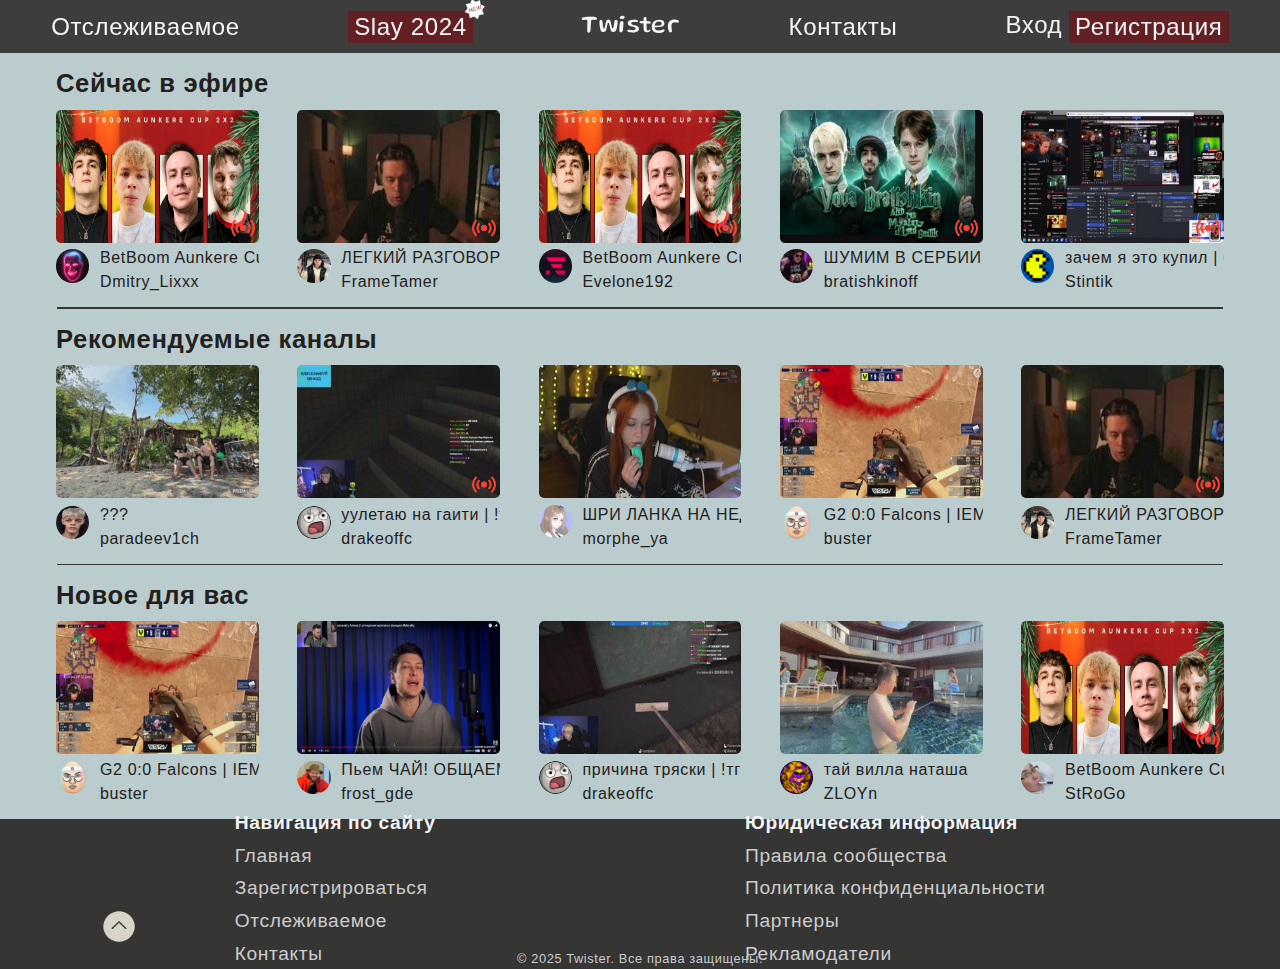
<file: index.html>
<html lang="ru">
<head>
    <meta charset="UTF-8">
    <meta name="viewport" content="width=device-width, initial-scale=1">
    <link rel="icon" href="images/logo.png" type="image/png">
    <link rel="stylesheet" href="css/main.css">
    <title>Twister</title>
</head>
<body>
    <div class="header">
        <div class="inner">
            <div class="element">
                <a href="tracked.html" class="header_element">Отслеживаемое</a>
            </div>
            <a href="slay.html" class="element">
                <div class="slay header_element">
                    <div class="slay_text">Slay 2024</div>
                    <div class="star">  
                        <img src="images/main/slay_new.png" alt="new">
                    </div>
                </div>
            </a>
            <div class="element">
                <a href="index.html" class="name">Twister</a>
            </div>
            <div class="element">
                <a href="contacts.html">Контакты</a>
            </div>
            <div class="element">
                <div class="login_reg">
                    <a href="login.html?login=true" class="login">Вход</a>
                    <a href="login.html?login=false" class="registration">Регистрация</a>
                </div>
            </div>
        </div>
    </div>
    <div class="section">
        <h2 class="section_title">Сейчас в эфире</h2>
        <div class="section_elements">
            <div class="stream_element">
                <img src="images/main/betboom.jpg" alt="Stream">
                <div class="bottom_stream">
                    <img src="images/main/lixxx.png" alt="prof">
                    <div class="live">
                        <img src="images/live.png" alt="">
                    </div>
                    <div class="stream_description">
                        <p>BetBoom Aunkere Cup 2x2</p>
                        <a href="https://www.twitch.tv/dmitry_lixxx">Dmitry_Lixxx</a>
                    </div>
                </div>
            </div>
            <div class="stream_element">
                <img src="images/main/tamer.jpg" alt="Stream">
                <div class="bottom_stream">
                    <img src="images/main/timer_ava.jpg" alt="prof">
                    <div class="live">
                        <img src="images/live.png" alt="">
                    </div>
                    <div class="stream_description">
                        <p>ЛЕГКИЙ РАЗГОВОРНЫЙ О ЖИЗНИ И ПРОБЛЕМАХ</p>
                        <a href="https://www.twitch.tv/frametamer666">FrameTamer</a>
                    </div>
                </div>
            </div>
            <div class="stream_element">
                <img src="images/main/betboom.jpg" alt="Stream">
                <div class="bottom_stream">
                    <img src="images/main/192.png" alt="prof">
                    <div class="live">
                        <img src="images/live.png" alt="">
                    </div>
                    <div class="stream_description">
                        <p>BetBoom Aunkere Cup 2x2</p>
                        <a href="https://www.twitch.tv/evelone192">Evelone192</a>
                    </div>
                </div>
            </div>
            <div class="stream_element">
                <img src="images/main/shief_stream.jpeg" alt="Stream">
                <div class="bottom_stream">
                    <img src="images/main/shief.png" alt="prof">
                    <div class="live">
                        <img src="images/live.png" alt="">
                    </div>
                    <div class="stream_description">
                        <p>ШУМИМ В СЕРБИИ</p>
                        <a href="https://www.twitch.tv/bratishkinoff">bratishkinoff</a>
                    </div>
                </div>
            </div>
            <div class="stream_element">
                <img src="images/main/stint_stream.jpg" alt="Stream">
                <div class="bottom_stream">
                    <img src="images/main/stint.png" alt="prof">
                    <div class="live">
                        <img src="images/live.png" alt="">
                    </div>
                    <div class="stream_description">
                        <p>зачем я это купил | бронь билетов</p>
                        <a href="https://www.twitch.tv/stintik">Stintik</a>
                    </div>
                </div>
            </div>
        </div>
    </div>
    <div class="line"></div>
    <div class="section">
        <h2 class="section_title">Рекомендуемые каналы</h2>
        <div class="section_elements">
            <div class="stream_element">
                <img src="images/main/paradeev_stream.jpg" alt="Stream">
                <div class="bottom_stream">
                    <img src="images/main/paradeev.png" alt="prof">
                    <div class="stream_description">
                        <p>???</p>
                        <a href="https://www.twitch.tv/paradeev1ch">paradeev1ch</a>
                    </div>
                </div>
            </div>
            <div class="stream_element">
                <img src="images/main/dreak_stream.jpg" alt="Stream">
                <div class="bottom_stream">
                    <img src="images/main/drake.png" alt="prof">
                    <div class="live">
                        <img src="images/live.png" alt="">
                    </div>  
                    <div class="stream_description">
                        <p>уулетаю на гаити | !тг</p>
                        <a href="https://www.twitch.tv/drakeoffc">drakeoffc</a>
                    </div>
                </div>
            </div>
            <div class="stream_element">
                <img src="images/main/morphine_stream.jpg" alt="Stream">
                <div class="bottom_stream">
                    <img src="images/main/morphine.png" alt="prof">
                    <div class="stream_description">
                        <p>ШРИ ЛАНКА НА НЕДЕЛЮ ЗАКОНЧИЛАСЬ БРАТЬЯ, ВОЗВРАЩАЮСЬ В СТРИМЫ 🌴 WW ВЕДЬМАК ВИДИКИ КАЕС WW</p>
                        <a href="https://www.twitch.tv/morphe_ya">morphe_ya</a>
                    </div>
                </div>
            </div>
            <div class="stream_element">
                <img src="images/main/buster_stream.jpg" alt="Stream">
                <div class="bottom_stream">
                    <img src="images/main/buster.png" alt="prof">
                    <div class="stream_description">
                        <p>G2 0:0 Falcons | IEM Katowice 2025 | БЕЗ ЗАДЕРЖКИ | РОЗЫГРЫШ В !tg</p>
                        <a href="https://www.twitch.tv/buster">buster</a>
                    </div>
                </div>
            </div>
            <div class="stream_element">
                <img src="images/main/tamer.jpg" alt="Stream">
                <div class="bottom_stream">
                    <img src="images/main/timer_ava.jpg" alt="prof">
                    <div class="live">
                        <img src="images/live.png" alt="">
                    </div>
                    <div class="stream_description">
                        <p>ЛЕГКИЙ РАЗГОВОРНЫЙ О ЖИЗНИ И ПРОБЛЕМАХ</p>
                        <a href="https://www.twitch.tv/frametamer666">FrameTamer</a>
                    </div>
                </div>
            </div>
        </div>
    </div>
    <div class="line"></div>
    <div class="section">
        <h2 class="section_title">Новое для вас</h2>
        <div class="section_elements">
            <div class="stream_element">
                <img src="images/main/buster_stream.jpg" alt="Stream">
                <div class="bottom_stream">
                    <img src="images/main/buster.png" alt="prof">
                    <div class="stream_description">
                        <p>G2 0:0 Falcons | IEM Katowice 2025 | БЕЗ ЗАДЕРЖКИ | РОЗЫГРЫШ В !tg</p>
                        <a href="https://www.twitch.tv/buster">buster</a>
                    </div>
                </div>
            </div>
            <div class="stream_element">
                <img src="images/main/frost_stream.jpg" alt="Stream">
                <div class="bottom_stream">
                    <img src="images/main/frost.png" alt="prof">
                    <div class="stream_description">
                        <p>Пьем ЧАЙ! ОБЩАЕМСЯ/ Смотрим ютубчик/ ждем выхода poppy playtime chapter 4</p>
                        <a href="https://www.twitch.tv/frost_gde">frost_gde</a>
                    </div>
                </div>
            </div>
            <div class="stream_element">
                <img src="images/main/dreak_stream2.jpg" alt="Stream">
                <div class="bottom_stream">
                    <img src="images/main/drake.png" alt="prof">
                    <div class="stream_description">
                        <p>причина тряски | !тг</p>
                        <a href="https://www.twitch.tv/drakeoffc">drakeoffc</a>
                    </div>
                </div>
            </div>
            <div class="stream_element">
                <img src="images/main/z_stream.jpg" alt="Stream">
                <div class="bottom_stream">
                    <img src="images/main/z.png" alt="prof">
                    <div class="stream_description">
                        <p>тай вилла наташа</p>
                        <a href="https://www.twitch.tv/zloyn">ZLOYn</a>
                    </div>
                </div>
            </div>
            <div class="stream_element">
                <img src="images/main/betboom.jpg" alt="Stream">
                <div class="bottom_stream">
                    <img src="images/main/strogo.png" alt="prof">
                    <div class="live">
                        <img src="images/live.png" alt="">
                    </div>
                    <div class="stream_description">
                        <p>BetBoom Aunkere Cup 2x2</p>
                        <a href="https://www.twitch.tv/strogo">StRoGo</a>
                    </div>
                </div>
            </div>
        </div>
    </div>
    <div class="footer">
        <div class="footer_wrap">
            <div class="footer_element">
                <h2>Навигация по сайту</h2>
                <a href="index.html">Главная</a>
                <a href="login.html?login=false">Зарегистрироваться</a>
                <a href="tracked.html">Отслеживаемое</a>
                <a href="contacts.html">Контакты</a>
            </div>
            <div class="footer_element">
                <h2>Юридическая информация</h2>
                <a href="https://www.twitch.tv/p/legal/community-guidelines">Правила сообщества</a>
                <a href="https://www.twitch.tv/p/legal/privacy-policy">Политика конфиденциальности</a>
                <a href="https://www.twitch.tv/p/partners">Партнеры</a>
                <a href="https://twitchadvertising.tv/">Рекламодатели</a>
            </div>
        </div>
        <div class="law">
            <p>© 2025 Twister. Все права защищены.</p>
        </div>
        <img class="top" src="images/main/toTop.png" alt="toTop">
    </div>
</body>
<script src="js/toTop.js"></script>
<script src="js/nameOnIndex.js"></script>
</html>
</file>
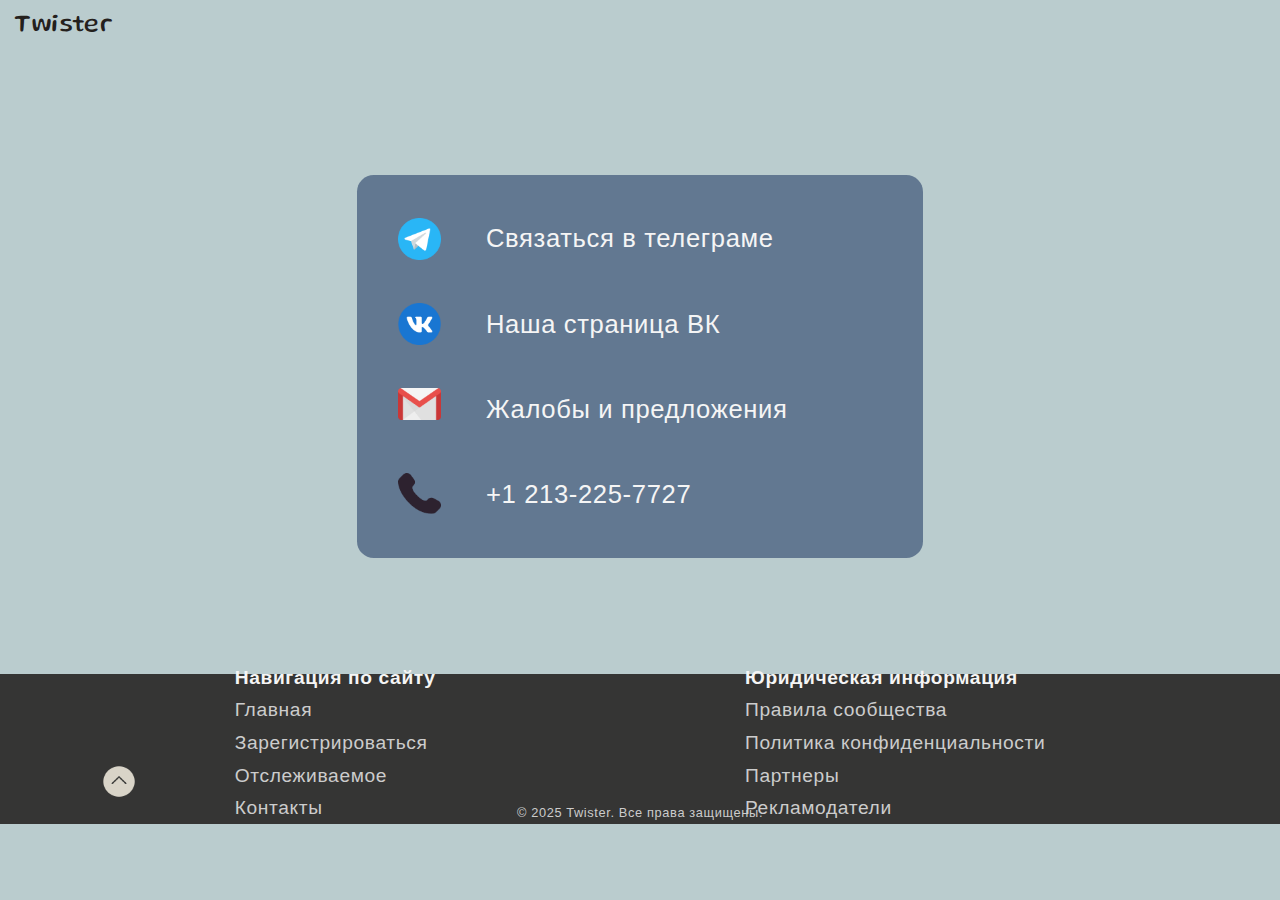
<file: contacts.html>
<!DOCTYPE html>
<html lang="ru">
<head>
    <meta charset="UTF-8">
    <meta name="viewport" content="width=device-width, initial-scale=1.0">
    <link rel="icon" href="images/logo.png" type="image/png">
    <link rel="stylesheet" href="css/contacts.css">
    <title>Twister | Contacts</title>
</head>
<body>
    <div class="header">
        <a href="index.html" class="headliner">Twister</a>
    </div>
    <div class="main">
        <div class="section">
            <a href="https://t.me/Bubuldus" class="img_wrap" target="_blank">
                <img src="images/contacts/tg.png" alt="">
            </a>
            <a href="https://t.me/Bubuldus" target="_blank">Связаться в телеграме</a>
        </div>
        <div class="section">
            <a href="https://vk.com/cometascooter" class="img_wrap" target="_blank">
                <img src="images/contacts/vk.png" alt="">
            </a>
            <a href="https://vk.com/cometascooter" target="_blank">Наша страница ВК</a>
        </div>
        <div class="section">
            <a href="mailto:focksikan@gmail.com" class="img_wrap" target="_blank">
                <img src="images/contacts/gmail.png" alt="">
            </a>
            <a href="mailto:focksikan@gmail.com" target="_blank">Жалобы и предложения</a>
        </div>
        <div class="section">
            <a href="tel:+12132257727" class="img_wrap" target="_blank">
                <img src="images/contacts/phone.png" alt="">
            </a>
            <a href="tel:+12132257727" target="_blank">+1 213-225-7727</a>
        </div>
    </div>
    <div class="footer" style="margin-top: 9vw">
        <div class="footer_wrap">
            <div class="footer_element">
                <h2>Навигация по сайту</h2>
                <a href="index.html">Главная</a>
                <a href="login.html?login=false">Зарегистрироваться</a>
                <a href="tracked.html">Отслеживаемое</a>
                <a href="contacts.html">Контакты</a>
            </div>
            <div class="footer_element">
                <h2>Юридическая информация</h2>
                <a href="https://www.twitch.tv/p/legal/community-guidelines">Правила сообщества</a>
                <a href="https://www.twitch.tv/p/legal/privacy-policy">Политика конфиденциальности</a>
                <a href="https://www.twitch.tv/p/partners">Партнеры</a>
                <a href="https://twitchadvertising.tv/">Рекламодатели</a>
            </div>
        </div>
        <div class="law">
            <p>© 2025 Twister. Все права защищены.</p>
        </div>
        <img class="top" src="images/main/toTop.png" alt="toTop">
    </div>
</body>
<script src="js/toTop.js"></script>
</html>
</file>
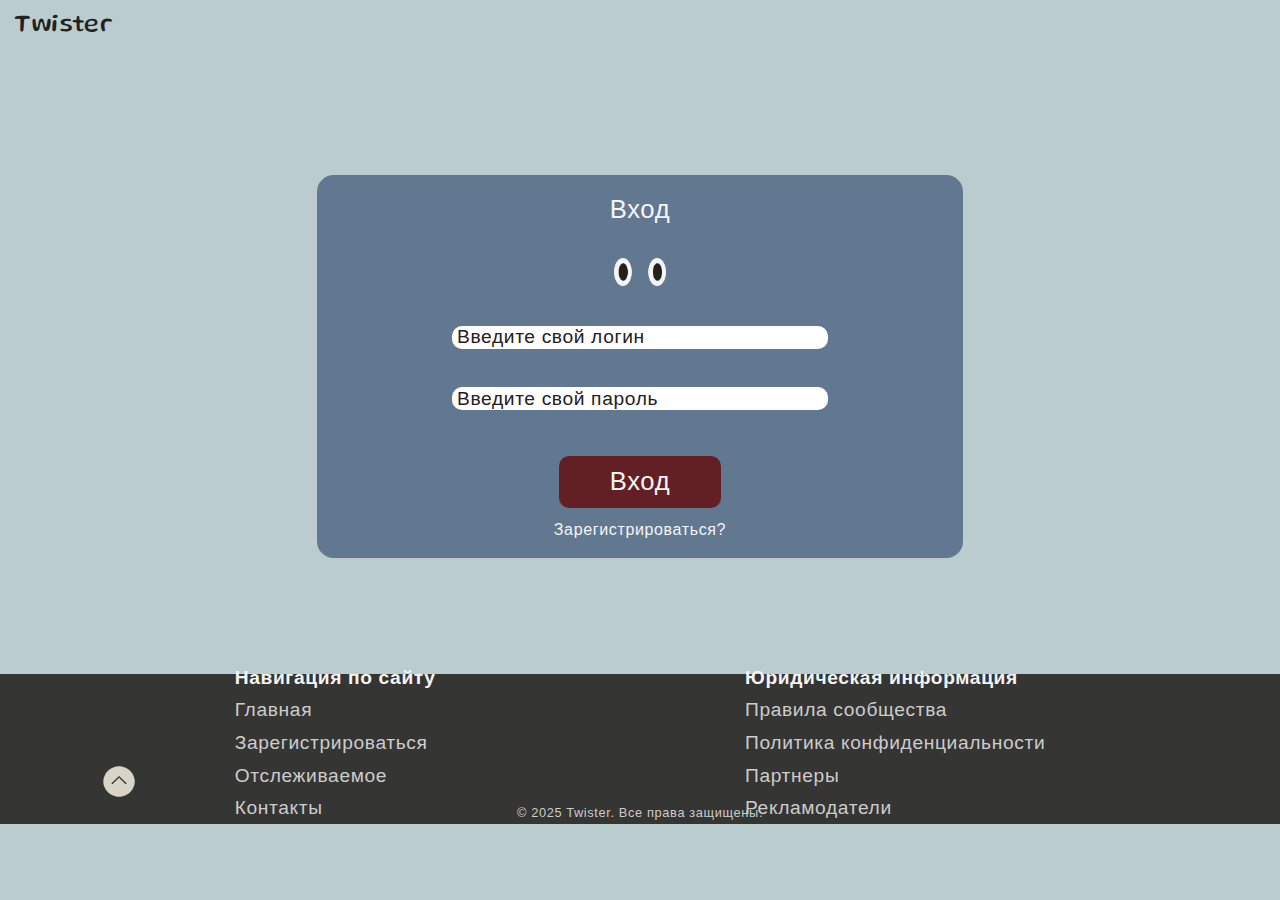
<file: login.html>
<!DOCTYPE html>
<html lang="ru">
<head>
    <meta charset="UTF-8">
    <meta name="viewport" content="width=device-width, initial-scale=1.0">
    <link rel="icon" href="images/logo.png" type="image/png">
    <link rel="stylesheet" href="css/login.css">
    <title>Twister | Sign in</title>
</head>
<body>
    <div class="header">
        <a href="index.html" class="headliner">Twister</a>
    </div>
    <div class="login_reg">
        <p class="name">Вход</p>
        <div class="eyes">
            <img src="images/login/eyes_open.png" alt="" id="photo">
        </div>
        <div class="formLogin chang">
            <label>
                <input type="text" placeholder="Введите свой логин" class="log login" id="login_login" onmouseleave="stock()">
            </label>
            <label>
                <input type="password" placeholder="Введите свой пароль" class="log password" id="password_login">
            </label>
            <button class="confirmLogin" onClick="checkData()">Вход</button>
            <div class="logoreg" onClick="changan(1)">Зарегистрироваться?</div>
        </div>
        <div class="passLogin chang disable">
            <label>
                <input type="text" placeholder="Придумайте свой логин" class="log login" id="login_registr" onmouseleave="stock()">
            </label>
            <label>
                <input type="password" placeholder="Придумайте свой пароль" class="log password" id="password_registr">
            </label>
            <button class="confirmRegistr" onClick="saveData()">Регистрация</button>
            <div class="logoreg" onClick="changan(2)">Войти?</div>
        </div>
    </div>
    <div class="footer" style="margin-top: 9vw">
        <div class="footer_wrap">
            <div class="footer_element">
                <h2>Навигация по сайту</h2>
                <a href="index.html">Главная</a>
                <a href="login.html?login=false">Зарегистрироваться</a>
                <a href="tracked.html">Отслеживаемое</a>
                <a href="contacts.html">Контакты</a>
            </div>
            <div class="footer_element">
                <h2>Юридическая информация</h2>
                <a href="https://www.twitch.tv/p/legal/community-guidelines">Правила сообщества</a>
                <a href="https://www.twitch.tv/p/legal/privacy-policy">Политика конфиденциальности</a>
                <a href="https://www.twitch.tv/p/partners">Партнеры</a>
                <a href="https://twitchadvertising.tv/">Рекламодатели</a>
            </div>
        </div>
        <div class="law">
            <p>© 2025 Twister. Все права защищены.</p>
        </div>
        <img class="top" src="images/main/toTop.png" alt="toTop">
    </div>
</body>
<script src="js/eyesLogin.js"></script>
<script src="js/login.js"></script>
<script src="js/eyesReg.js"></script>
<script src="js/changeOn.js"></script>
<script src="js/toTop.js"></script>
</html>
</file>
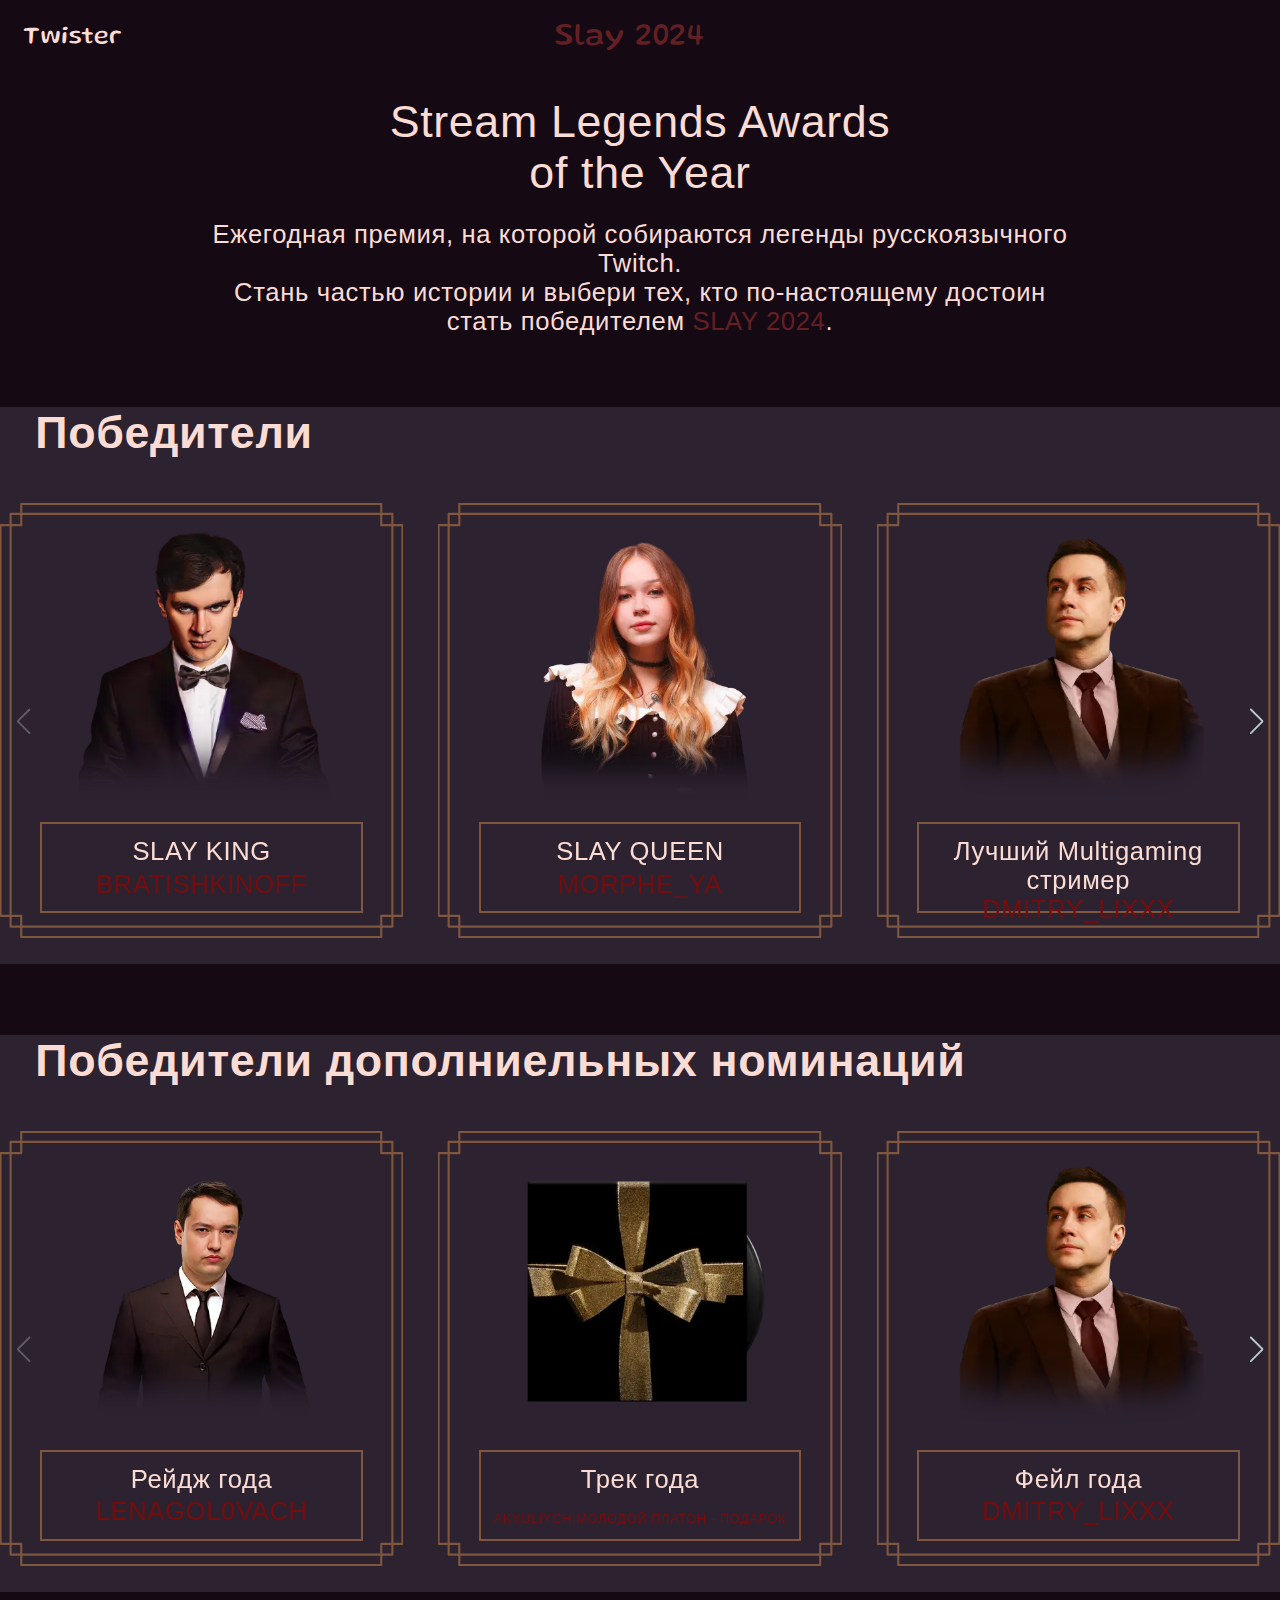
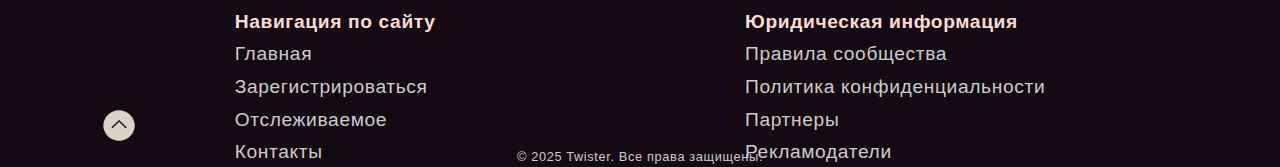
<file: slay.html>
<!DOCTYPE html>
<html lang="ru">
<head>
    <meta charset="UTF-8">
    <meta name="viewport" content="width=device-width, initial-scale=1.0">
    <link rel="icon" href="images/logo.png" type="image/png">
    <link rel="stylesheet" href="css/slay.css">
    <link rel="stylesheet" href="https://unpkg.com/swiper@8/swiper-bundle.min.css"/>
    <title>Twister | Slay 2024</title>
</head>
<body>
    <div class="header">
        <a href="index.html">Twister</a>
        <p>Slay 2024</p>
    </div>
    <div class="center">
        <p>Stream Legends Awards of the Year</p>
    </div>
    <div class="desc">
        <p>Ежегодная премия, на которой собираются легенды русскоязычного Twitch.
            <br>
            Стань частью истории и выбери тех, кто по-настоящему достоин стать победителем <span style="color: #632024">SLAY 2024</span>.
        </p>
    </div>
    <div class="section">
        <h2 class="section_title">Победители</h2>
        <div class="swiper_container">
            <div class="swiper">
                <div class="swiper-wrapper">
                    <div class="swiper-slide">
                        <img src="images/slay/new-bratishkin.webp" alt="">
                        <div class="swiper-desc">
                            <p>SLAY KING</p>
                            <a href="https://www.twitch.tv/bratishkinoff">bratishkinoff</a>
                        </div>
                    </div>
                    <div class="swiper-slide">
                        <img src="images/slay/new-morphe.webp" alt="">
                        <div class="swiper-desc">
                            <p>SLAY QUEEN</p>
                            <a href="https://www.twitch.tv/morphe_ya">morphe_ya</a>
                        </div>
                    </div>
                    <div class="swiper-slide">
                        <img src="images/slay/new-lix.webp" alt="">
                        <div class="swiper-desc">
                            <p>Лучший Multigaming
                                стример</p>
                            <a href="https://www.twitch.tv/dmitry_lixxx">Dmitry_Lixxx</a>
                        </div>
                    </div>
                    <div class="swiper-slide">
                        <img src="images/slay/new-rostik.webp" alt="">
                        <div class="swiper-desc">
                            <p>Лучший Dota 2
                                стример</p>
                            <a href="https://www.twitch.tv/rostislav_999">rostislav_999</a>
                        </div>
                    </div>
                    <div class="swiper-slide">
                        <img src="images/slay/new-strogo.webp" alt="">
                        <div class="swiper-desc">
                            <p>Лучший Counter-Strike
                                стример</p>
                            <a href="https://www.twitch.tv/StRoGo">strogo</a>
                        </div>
                    </div>
                    <div class="swiper-slide">
                        <img src="images/slay/new-bratishkin.webp" alt="">
                        <div class="swiper-desc">
                            <p>Лучший Just Chatting стример</p>
                            <a href="https://www.twitch.tv/bratishkinoff">bratishkinoff</a>
                        </div>
                    </div>
                    <div class="swiper-slide">
                        <img src="images/slay/new-ttwo.webp" alt="">
                        <div class="swiper-desc">
                            <p>Прорыв года</p>
                            <a href="https://www.twitch.tv/t2x2">t2x2</a>
                        </div>
                    </div>
                    <div class="swiper-slide">
                        <img src="images/slay/new-pyaterka.webp" alt="">
                        <div class="swiper-desc">
                            <p>Человек-мем года</p>
                            <a href="https://www.twitch.tv/5opka">5opka</a>
                        </div>
                    </div>
                    <div class="swiper-slide">
                        <img src="images/slay/new-monesy.webp" alt="">
                        <div class="swiper-desc">
                            <p>Киберспортивный
                                стример года</p>
                            <a href="https://www.twitch.tv/m0nesyof">m0NESYof</a>
                        </div>
                    </div>
                    <div class="swiper-slide">
                        <img src="images/slay/new-media-poker.webp" alt="">
                        <div class="swiper-desc">
                            <p>Проект года</p>
                            <a href="https://www.youtube.com/watch?v=qHtSIvKzOTE">Winline media poker</a>
                        </div>
                    </div>
                </div>
                <div class="swiper-button-prev"></div>
                <div class="swiper-button-next"></div>
            </div>
        </div>
    </div>
    <div class="section">
        <h2 class="section_title">Победители дополниельных номинаций</h2>
        <div class="swiper_container">
            <div class="swiper">
                <div class="swiper-wrapper">
                    <div class="swiper-slide">
                        <img src="images/slay/new-golovach.webp" alt="">
                        <div class="swiper-desc">
                            <p>Рейдж года</p>
                            <a href="https://www.twitch.tv/lenagol0vach">lenagol0vach</a>
                        </div>
                    </div>
                    <div class="swiper-slide">
                        <img src="images/slay/new-podarok.webp" alt="">
                        <div class="swiper-desc">
                            <p>Трек года</p>
                            <a href="https://www.twitch.tv/lenagol0vach" class="smaller-text">akyuliych,Молодой Платон - Подарок</a>
                        </div>
                    </div>
                    <div class="swiper-slide">
                        <img src="images/slay/new-lix.webp" alt="">
                        <div class="swiper-desc">
                            <p>Фейл года</p>
                            <a href="https://www.twitch.tv/dmitry_lixxx">dmitry_lixxx</a>
                        </div>
                    </div>
                    <div class="swiper-slide">
                        <img src="images/slay/new-ravshan.webp" alt="">
                        <div class="swiper-desc">
                            <p>Коллаборация года</p>
                            <a href="https://www.twitch.tv/lenagol0vach" class="smaller-text">RavshanN×bruletova × Lyna_com2000</a>
                        </div>
                    </div>
                    <div class="swiper-slide">
                        <img src="images/slay/new-shadowkek.webp" alt="">
                        <div class="swiper-desc">
                            <p>Пара года</p>
                            <a href="https://www.twitch.tv/shadowkekw">shadowkekw</a>
                            <a href="https://www.twitch.tv/by_owl">by_owl</a>
                        </div>
                    </div>
                    <div class="swiper-slide">
                        <img src="images/slay/new-staya.webp" alt="">
                        <div class="swiper-desc">
                            <p>Рейдж года</p>
                            <a href="https://www.twitch.tv/team/staya">staya</a>
                        </div>
                    </div>
                </div>
                <div class="swiper-button-prev"></div>
                <div class="swiper-button-next"></div>
            </div>
        </div>
    </div>
    <div class="footer" id="margin">
        <div class="footer_wrap">
            <div class="footer_element">
                <h2>Навигация по сайту</h2>
                <a href="index.html">Главная</a>
                <a href="login.html?login=false">Зарегистрироваться</a>
                <a href="tracked.html">Отслеживаемое</a>
                <a href="contacts.html">Контакты</a>
            </div>
            <div class="footer_element">
                <h2>Юридическая информация</h2>
                <a href="https://www.twitch.tv/p/legal/community-guidelines">Правила сообщества</a>
                <a href="https://www.twitch.tv/p/legal/privacy-policy">Политика конфиденциальности</a>
                <a href="https://www.twitch.tv/p/partners">Партнеры</a>
                <a href="https://twitchadvertising.tv/">Рекламодатели</a>
            </div>
        </div>
        <div class="law">
            <p>© 2025 Twister. Все права защищены.</p>
        </div>
        <img class="top" src="images/main/toTop.png" alt="toTop">
    </div>
</body>
<script src="js/toTop.js"></script>
<script src="https://unpkg.com/swiper@8/swiper-bundle.min.js"></script>
<script>
    const swiper = new Swiper('.swiper', {
        direction: 'horizontal',
        slidesPerView: 4,
        spaceBetween: 50,
        grabCursor: true,
        navigation: {
            nextEl: '.swiper-button-next',
            prevEl: '.swiper-button-prev'
        },
        breakpoints: {
            370: {
                slidesPerView: 1,
            },
            500: {
              slidesPerView: 2,
              spaceBetween: 25
            },
            900: {
                slidesPerView: 3,
                spaceBetween: 35
            },
            1500: {
                slidesPerView: 4,
                spaceBetween: 50
            }
        }
    });
</script>
</html>
</file>
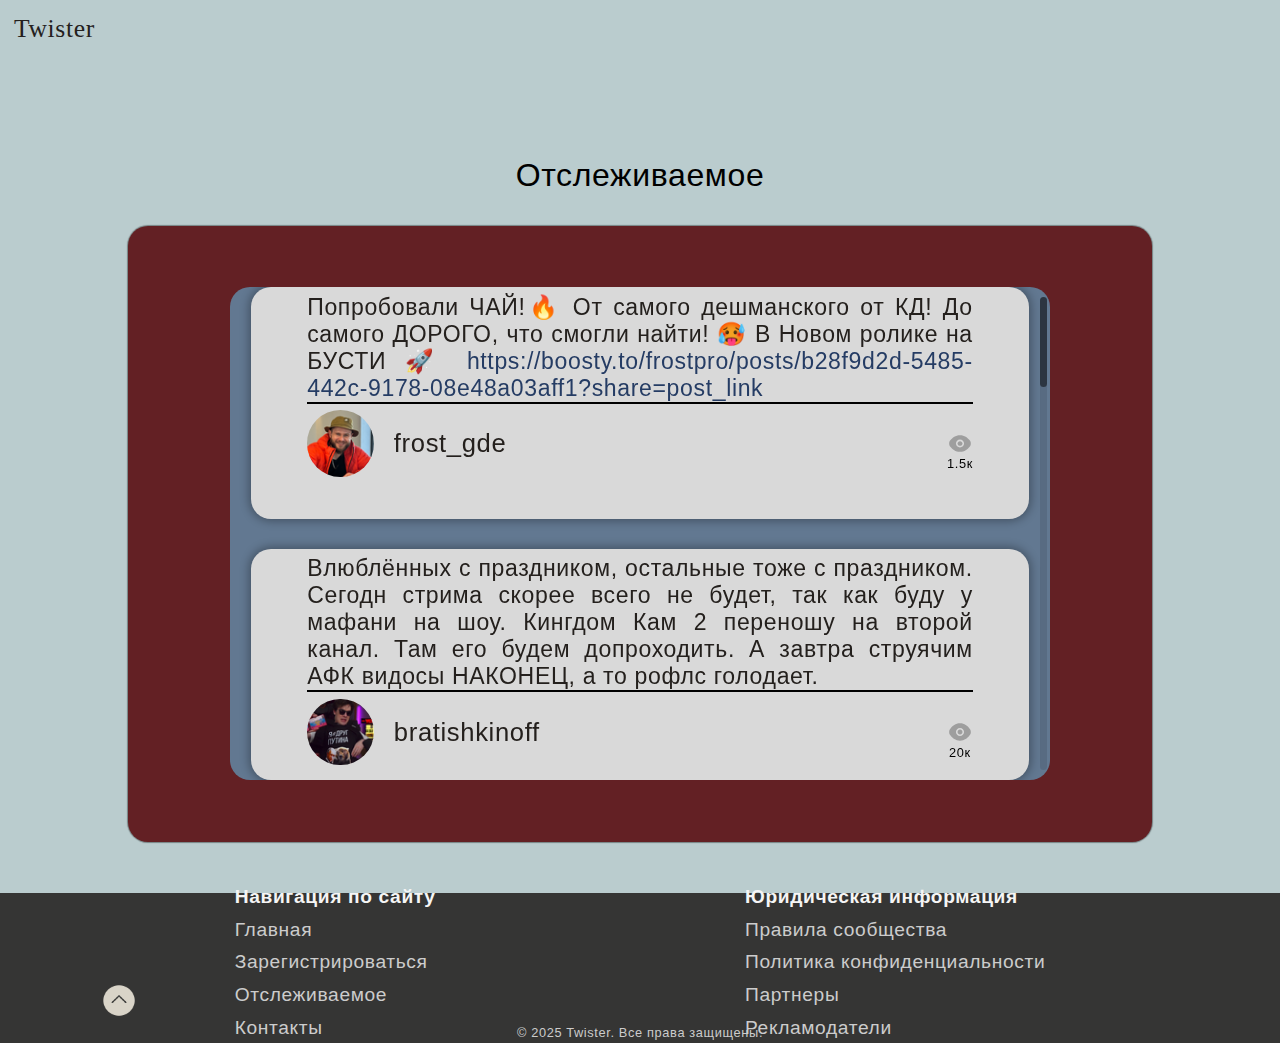
<file: tracked.html>
<!DOCTYPE html>
<html lang="ru">
<head>
    <meta charset="UTF-8">
    <meta name="viewport" content="width=device-width, initial-scale=1.0">
    <link rel="icon" href="images/logo.png" type="image/png">
    <link rel="stylesheet" href="css/tracked.css">
    <link rel="stylesheet" href="https://unpkg.com/swiper@8/swiper-bundle.min.css"/>
    <title>Twister | отслеживаемое</title>
</head>
<body>
    <div class="header">
        <a href="index.html">Twister</a>
    </div>
    <p class="center">Отслеживаемое</p>
    <div class="main">
        <div class="swiper_container">
            <div class="swiper">
                <div class="swiper-wrapper">
                    <div class="swiper-slide">
                        <div class="desc">
                            <p>Попробовали ЧАЙ!🔥 От самого дешманского от КД! До самого ДОРОГО, что смогли найти! 🥵
                                В Новом ролике на БУСТИ 🚀
                                <a href="https://boosty.to/frostpro/posts/b28f9d2d-5485-442c-9178-08e48a03aff1?share=post_link">https://boosty.to/frostpro/posts/b28f9d2d-5485-442c-9178-08e48a03aff1?share=post_link</a></p>
                        </div>
                        <div class="bottom">
                            <a href="https://www.twitch.tv/frost_gde" class="channel">
                                <div class="img_wrap">
                                    <img src="images/main/frost.png" alt="">
                                </div>
                                <p class="channel_name">frost_gde</p>
                            </a>
                            <div class="view">
                                <img src="images/eye-svgrepo-com.svg" alt="">
                                <p>1.5к</p>
                            </div>
                        </div>
                    </div>
                    <div class="swiper-slide">
                        <div class="desc">
                            <p>Влюблённых с праздником, остальные тоже с праздником.
                                Сегодн стрима скорее всего не будет, так как буду у мафани на шоу.
                                Кингдом Кам 2 переношу на второй канал. Там его будем допроходить. А завтра струячим АФК видосы НАКОНЕЦ, а то рофлс голодает.</p>
                        </div>
                        <div class="bottom">
                            <a href="https://www.twitch.tv/bratishkinoff" class="channel">
                                <div class="img_wrap">
                                    <img src="images/main/shief.png" alt="">
                                </div>
                                <p class="channel_name">bratishkinoff</p>
                            </a>
                            <div class="view">
                                <img src="images/eye-svgrepo-com.svg" alt="">
                                <p>20к</p>
                            </div>
                        </div>
                    </div>
                    <div class="swiper-slide">
                        <div class="desc">
                            <p>Приехал к Кире домой и оказалось ее отец недавно начал смотреть мои стримы переодически, говорит ему очень понравилось, как я отвечал на вопросы аудитории подробно и вот недавно был на аукционе, где выиграли Смешарики!</p>
                        </div>
                        <div class="bottom">
                            <a href="https://www.twitch.tv/frametamer666" class="channel">
                                <div class="img_wrap">
                                    <img src="images/main/timer_ava.jpg" alt="">
                                </div>
                                <p class="channel_name">FrameTamer</p>
                            </a>
                            <div class="view">
                                <img src="images/eye-svgrepo-com.svg" alt="">
                                <p>6.1к</p>
                            </div>
                        </div>
                    </div>
                    <div class="swiper-slide">
                        <div class="desc">
                            <p>То чего многие так ждали и так много просили…
                                <br>
                                Мы сделали это😏
                                <br>
                                Приехали к Билли… а вот нашли мы его или нет, узнаете совсем скоро на ютуб канале
                            </p>
                        </div>
                        <div class="bottom">
                            <a href="https://www.twitch.tv/paradeev1ch" class="channel">
                                <div class="img_wrap">
                                    <img src="images/main/paradeev.png" alt="">
                                </div>
                                <p class="channel_name">paradeev1ch</p>
                            </a>
                            <div class="view">
                                <img src="images/eye-svgrepo-com.svg" alt="">
                                <p>18.4к</p>
                            </div>
                        </div>
                    </div>
                    <div class="swiper-slide">
                        <div class="desc">
                            <p>Поток попозже чуток, я тут пока мотаюсь по делам и домой не успеваю!!! В 19-00 будет по мск, сегодня кстати игра страшилка
                                👌</p>
                        </div>
                        <div class="bottom">
                            <a href="https://www.twitch.tv/t2x2" class="channel">
                                <div class="img_wrap">
                                    <img src="images/main/t2xt.png" alt="">
                                </div>
                                <p class="channel_name">T2X2</p>
                            </a>
                            <div class="view">
                                <img src="images/eye-svgrepo-com.svg" alt="">
                                <p>11.6к</p>
                            </div>
                        </div>
                    </div>
                    <div class="swiper-slide">
                        <div class="desc">
                            <p>стрим сегодня в 17:00, будем играть в джекбокс, где знакомятся монстры и бутылочку 😉</p>
                        </div>
                        <div class="bottom">
                            <a href="https://www.twitch.tv/drakeoffc" class="channel">
                                <div class="img_wrap">
                                    <img src="images/main/drake.png" alt="">
                                </div>
                                <p class="channel_name">drakeoffc</p>
                            </a>
                            <div class="view">
                                <img src="images/eye-svgrepo-com.svg" alt="">
                                <p>14.9к</p>
                            </div>
                        </div>
                    </div>
                    <div class="swiper-slide">
                        <div class="desc">
                            <p>Навела чуток уюта, убираюсь, бегаю по врачам, делам, визе, не переживайте что пропала!
                                <br>
                                Завтра стрим сделаю в 15:00 будем тест проходить на красные флаги 🚩 у мужчин🙄👌
                            </p>
                        </div>
                        <div class="bottom">
                            <a href="https://www.twitch.tv/gensyxa" class="channel">
                                <div class="img_wrap">
                                    <img src="images/main/gens.jpg" alt="">
                                </div>
                                <p class="channel_name">GENSYXA</p>
                            </a>
                            <div class="view">
                                <img src="images/eye-svgrepo-com.svg" alt="">
                                <p>7.8к</p>
                            </div>
                        </div>
                    </div>
                    <div class="swiper-slide">
                        <div class="desc">
                            <p>Думаю завтра стрим часов в 19 или 20
                                <br>
                                Будем РАЗБИРАТЬ МОРГЕНШТЕРНА, его новый альбом и чё у него там вообще 😇
                                <br>
                                как всегда <a href="https://www.twitch.tv/bookerfedya">TWITCH.TV/BOOKERFEDYA</a>
                            </p>
                        </div>
                        <div class="bottom">
                            <a href="https://www.twitch.tv/bookerfedya" class="channel">
                                <div class="img_wrap">
                                    <img src="images/main/booker.png" alt="">
                                </div>
                                <p class="channel_name">bookerfedya</p>
                            </a>
                            <div class="view">
                                <img src="images/eye-svgrepo-com.svg" alt="">
                                <p>1.1к</p>
                            </div>
                        </div>
                    </div>
                    <div class="swiper-slide">
                        <div class="desc">
                            <p>💥🌟 ILTW + BY_OWL В BUDKA! Игорь и Юля были взяты под командование лучшего игрока мира.

                                Наработанная годами синергия и дуо новичков на легкой линии поможет взобраться на самые топовые места!</p>
                        </div>
                        <div class="bottom">
                            <a href="https://www.twitch.tv/by_owl?lang=ru" class="channel">
                                <div class="img_wrap">
                                    <img src="images/main/byowl.png" alt="">
                                </div>
                                <p class="channel_name">by_owl</p>
                            </a>
                            <div class="view">
                                <img src="images/eye-svgrepo-com.svg" alt="">
                                <p>8.2к</p>
                            </div>
                        </div>
                    </div>
                    <div class="swiper-slide">
                        <div class="desc">
                            <p>‼️КОСПЛЕЙ НА ДЖАЙРО ЦЕППЕЛИ‼️
                                <br>
                                <a href="https://www.twitch.tv/derzko69">https://www.twitch.tv/derzko69</a>
                                <br>
                                <a href="https://www.twitch.tv/derzko69">https://www.twitch.tv/derzko69</a>
                                <br>
                                <a href="https://www.twitch.tv/derzko69">https://www.twitch.tv/derzko69</a>
                            </p>
                        </div>
                        <div class="bottom">
                            <a href="https://www.twitch.tv/derzko69" class="channel">
                                <div class="img_wrap">
                                    <img src="images/main/derzko.png" alt="">
                                </div>
                                <p class="channel_name"></p>
                            </a>
                            <div class="view">
                                <img src="images/eye-svgrepo-com.svg" alt="">
                                <p>9.9к</p>
                            </div>
                        </div>
                    </div>
                </div>
                <div class="swiper-scrollbar"></div>
            </div>
        </div>
    </div>
    <div class="footer">
        <div class="footer_wrap">
            <div class="footer_element">
                <h2>Навигация по сайту</h2>
                <a href="index.html">Главная</a>
                <a href="login.html?login=false">Зарегистрироваться</a>
                <a href="tracked.html">Отслеживаемое</a>
                <a href="contacts.html">Контакты</a>
            </div>
            <div class="footer_element">
                <h2>Юридическая информация</h2>
                <a href="https://www.twitch.tv/p/legal/community-guidelines">Правила сообщества</a>
                <a href="https://www.twitch.tv/p/legal/privacy-policy">Политика конфиденциальности</a>
                <a href="https://www.twitch.tv/p/partners">Партнеры</a>
                <a href="https://twitchadvertising.tv/">Рекламодатели</a>
            </div>
        </div>
        <div class="law">
            <p>© 2025 Twister. Все права защищены.</p>
        </div>
        <img class="top" src="images/main/toTop.png" alt="toTop">
    </div>
</body>
<script src="js/toTop.js"></script>
<script src="https://unpkg.com/swiper@8/swiper-bundle.min.js"></script>
<script>
    const swiper = new Swiper('.swiper', {
        direction: 'vertical',
        slidesPerView: 2,
        spaceBetween: 90,
        mousewheel: true,
        freeMode: {
            enabled: true,
            minimumVelocity: 0.05,
            momentum: true,
            sticky: true
        },
        grabCursor: true,
        scrollbar: {
            el: '.swiper-scrollbar',
            draggable: true,
        },
        breakpoints: {
            350: {
                slidesPerView: 1,
                spaceBetween: 30,
            },
            500: {
                slidesPerView: 2,
                spaceBetween: 30,
            },
            1400: {
                spaceBetween: 90
            }
        }
    });
</script>
</html>
</file>
<file: css/main.css>
@import url("forAll.css");

@keyframes pulse {
    0% {
        opacity: 1;
    }

    50% {
        opacity: 1;
    }

    100% {
        opacity: 0;
    }
}

.header {
    position: sticky;
    top: 0;
    z-index: 10;
    width: 100%;
    height: 4.16vw;
    backdrop-filter: blur(2px);
    background-color: rgba(53, 53, 52, 0.95);
    display: flex;
    justify-content: center;
}

.inner {
    display: flex;
    align-items: center;
    justify-content: space-between;
    gap: clamp(1vw, 3vw, 11.5vw);
    height: 100%;
    width: 92%;
}

.element > * {
    font-size: clamp(8px, 2vw, 24px);
}

.element > * {
    color: var(--text-color-white);
    transition: .2s;
}

.element > *:hover {
    text-shadow: 2.5px 2.5px #24201D;
}

.slay {
    position: relative;
    transition: .2s;
}

.slay:hover {
    text-shadow: 2.5px 2.5px #24201D;
}

.login_reg > * {
    color: var(--text-color-white);
    transition: .2s;
}

.login_reg > *:hover {
    text-shadow: 2.5px 2.5px #24201D;
}

.slay_text, .registration {
    background-color: var(--third-color);
    padding: 0.15vw 0.5vw;
    width: fit-content;
}

.star {
    position: absolute;
    top: -1.1458vw;
    right: -1.1458vw;
    width: 2.0313vw;
    height: 2.0313vw;
}

.star img {
    width: 100%;
    height: 100%;
}

.name {
    color: var(--text-color-white);
    font-size: clamp(12px, 2vw, 36px);
    font-family: "Glutens", sans-serif;
}

.login_reg {
    display: flex;
    gap: clamp(5px, .5vw, 22px);
}

.section {
    width: 91.25vw;
    margin: 1.25vw auto;
}

.section_title {
    font-size: clamp(12px, 2vw, 32px);
    color: var(--text-color-black);
}

.section_elements {
    margin-top: 0.885vw;
    display: flex;
    justify-content: center;
    gap: 3vw;
}

.stream_element {
    overflow: hidden;
    display: flex;
    flex-direction: column;
    justify-content: space-between;
    width: 15.8854vw;
}

.stream_element img {
    width: 100%;
    height: 10.417vw;
    transition: .2s ease-in;
    border-radius: .4vw;
}

.stream_element img:hover {
    box-shadow: 3px 3px 1px var(--text-color-black);
}

.bottom_stream {
    margin-top: 0.5vw;
    position: relative;
    display: flex;
}

.bottom_stream img {
    width: 2.604vw;
    height: 2.604vw;
    border-radius: 50%;
}

.live {
    position: absolute;
    bottom: 120%;
    right: 0.2604vw;
    animation: pulse infinite 1s alternate;
}

.live img {
    width: 2vw;
    height: 2vw;
}

.stream_description {
    overflow-wrap: break-word;
    font-size: clamp(7px, 1.5vw, 16px);
    color: var(--text-color-black);
    display: flex;
    flex-direction: column;
    gap: 0.469vw;
    margin-left: 0.833vw;
}

.stream_description > *:first-child {
    width: 9000px;
}

.stream_description a {
    color: var(--text-color-black);
    transition: .2s;
}

.stream_description a:hover {
    color: var(--first-color);
}

.line {
    background-color: var(--first-color);
    height: 0.100vw;
    width: 91.146%;
    margin: 0 auto;
}

@media (max-width: 700px) {
    .section_elements {
        flex-wrap: wrap;
        gap: 2vw;
    }

    .stream_element {
        width: 25vw;
    }
}
</file>
<file: css/contacts.css>
@import url("forAll.css");

@keyframes slidein {
    0% {
        margin-left: 50%;
    }

    100% {
        margin-left: 1.0938vw;
    }
}

@keyframes slideincont {
    0% {
        margin-top: 0;
    }

    100% {
        margin-top: 10.7813vw;
    }
}

.header {
    width: 100%;
    margin-top: 1.0938vw;
}

.headliner {
    color: var(--text-color-black);
    margin-left: 1.0938vw;
    font-size: clamp(20px, 2vw, 36px);
    font-family: "Glutens", serif;
    animation: slidein 1s;
    transition: .2s;
}

.headliner:hover {
    text-shadow: 3px 3px 10px #23201D;
}

.main {
    display: flex;
    align-content: space-evenly;
    flex-wrap: wrap;
    width: 44.271vw;
    height: 29.9479vw;
    margin: 10.7813vw auto 0 auto;
    background: #627891;
    border-radius: 1.3021vw;
    animation: slideincont 1s;
}

.section {
    margin-left: 3.229vw;
    width: 100%;
    display: flex;
    align-items: center;
    gap: 3.542vw;
    font-size: clamp(10px, 2vw, 36px);
}

.img_wrap {
    width: 3.3333vw;
    height: 3.3333vw;
}

img {
    width: 100%;
}

.section a {
    transition: .2s;
}

.section a:hover {
    text-shadow: 3px 3px #24201D;
}
</file>
<file: css/login.css>
@import url("forAll.css");

@keyframes slidein {
    0% {
        margin-left: 50%;
    }

    100% {
        margin-left: 1.0938vw;
    }
}

@keyframes slideinlogin {
    0% {
        margin-top: 0;
    }

    100% {
        margin-top: 10.7813vw;
    }
}

.header {
    width: 100%;
    margin-top: 1.0938vw;
}

.headliner {
    color: var(--text-color-black);
    margin-left: 1.0938vw;
    font-size: clamp(18px, 2vw, 36px);
    font-family: "Glutens", serif;
    animation: slidein 1s;
}

.login_reg {
    display: flex;
    flex-wrap: wrap;
    justify-content: center;
    align-items: center;
    width: 50.5208vw;
    height: 29.9479vw;
    margin: 10.7813vw auto 0 auto;
    background: #627891;
    border-radius: 1.3021vw;
    animation: slideinlogin 1s;
}

.name {
    text-align: center;
    color: var(--text-color-white);
    height: 1.8750vw;
    width: 100%;
    font-size: clamp(10px, 2vw, 36px);
}

.eyes {
    user-select: none;
    display: flex;
    justify-content: center;
    width: 100%;
    height: fit-content;
}

#photo {
    width: 4.1146vw;
}

.chang {
    display: flex;
    flex-direction: column;
    align-items: center;
}

.chang > * {
    box-sizing: border-box;
}

.confirmLogin, .confirmRegistr {
    letter-spacing: 0.64px;
    font-size: clamp(12px, 2vw, 48px);
    background-color: #632024;
    cursor: pointer;
    color: var(--text-color-white);
    border: none;
    border-radius: 0.7813vw;
    width: fit-content;
    padding: 0.3vw 4vw;
    height: 4.0625vw;
    margin-top: 3.5417vw;
    transition: .2s;
}

.confirmLogin:hover, .confirmRegistr:hover {
    background-color: #541518;
    color: white;
}

.log {
    font-family: Inter, sans-serif;
    font-size: clamp(6px, 1.5vw, 24px);
    letter-spacing: 0.64px;
    color: var(--text-color-black);
    width: 29.0104vw;
    height: 1.8229vw;
    padding-left: 0.4167vw;
    border-radius: 0.7813vw;
    border: none;
    outline: none;
}

.password {
    margin-top: 2.9688vw;
}

.log::placeholder {
    font-family: Inter, sans-serif;
    font-size: clamp(6px, 1.5vw, 24px);
    letter-spacing: 0.64px;
    color: var(--text-color-black);
}

.disable {
    display: none;
}

.logoreg {
    cursor: pointer;
    user-select: none;
    color: var(--text-color-white); 
    margin-top: 1vw;
    font-size: clamp(8px, 1.5vw, 16px);
}

.changeColor {
    background: #353534 !important;
}
</file>
<file: css/slay.css>
@import url("forAll.css");

:root {
    --first-color: #150914 !important;
    --text-color-black: #24201D !important;
    --text-color-white: #FADCD5 !important;
}

::selection {
    background: rgba(211, 211, 211, 0.24);
}

@keyframes slidein {
    0% {
        margin-left: 30vw;
    }

    100% {
        margin-left: 1.8229vw;
    }
}

@keyframes slideout_desc {
    0% {
        margin-top: 0;
    }

    100% {
        margin-top: 1.7708vw;
    }
}

@keyframes slideout_center {
    0% {
        margin-top: 0;
    }

    100% {
        margin-top: 3.3854vw;
    }
}

body {
    background-color: var(--first-color);
}

a {
    transition: .2s;
}

img {
    width: 23.3333vw;
    height: 24.8958vw;
}

.header {
    width: 53.2292vw;
    display: flex;
    align-items: center;
    justify-content: space-between;
    margin-top: 1.8229vw;
    margin-left: 1.8229vw;
    animation: slidein 1s;
}

.header > * {
    font-family: 'Glutens', serif;
}

.header > *:first-child {
    color: var(--text-color-white);
    font-size: clamp(16px, 2vw, 36px);
}

.header > *:last-child {
    color: var(--third-color);
    font-size: clamp(22px, 2.5vw, 40px);
}

.center {
    width: 42.9688vw;
    margin: 3.3854vw auto 0 auto;
    animation: slideout_center 2s;
}

.center p {
    font-size: clamp(26px, 3.5vw, 64px);
    text-align: center;
    color: var(--text-color-white);
}

.desc {
    margin: 1.7708vw auto 0 auto;
    width: 68vw;
    font-size: clamp(20px, 2vw, 32px);
    color: var(--text-color-white);
    text-align: center;
    animation: slideout_desc 2s;
}

.section {
    margin-top: 5.5208vw;
    background-color: #2D222F;
}

.section_title {
    color: var(--text-color-white);
    font-size: clamp(26px, 3.5vw, 64px);
    margin-left: 2.7604vw;
}

.swiper_container {
    box-sizing: border-box;
    padding-bottom: 2vw;
}

.swiper {
    height: 34vw;
    margin-top: 3.5417vw;
}

.swiper > * {
    user-select: none;
}

.swiper-desc {
    display: flex;
    flex-direction: column;
    justify-content: space-between;
    color: var(--text-color-white);
    text-align: center;
    font-size: clamp(8px, 2vw, 32px);
    box-sizing: border-box;
    width: 80%;
    height: 21%;
    padding: 1vw 0;
    border: 2px solid #7F563E;
}

.swiper-desc a {
    text-transform: uppercase;
    color: #750d0f;
}

.swiper-desc a:hover {
    text-shadow: 2px 2px 1px #330004;
}

.smaller-text {
    font-size: clamp(8px, 1vw, 28px);
}

.swiper-slide {
    width: 17.3438vw;
    display: flex;
    flex-direction: column;
    align-items: center;
    border-image: url('/images/slay/border.svg') 1 fill;
}

.swiper-button-prev::after, .swiper-button-next::after {
    color: var(--second-color);
    font-size: clamp(26px, 2vw, 65px) !important;
}

#margin {
    margin-top: 2vw;
}
</file>
<file: css/tracked.css>
@import url("forAll.css");

.header {
    margin: 1.094vw 0 0 1.094vw;
}

.header a {
    font-family: "Gluten", serif;
    font-size: clamp(12px, 2vw, 36px);
    color: var(--text-color-black);
    transition: .25s ease-out;
}

.header a:hover {
    text-shadow: 2px 2px 2px rgba(36, 32, 29, 0.38);
}

.center {
    margin-top: 8.802vw;
    text-align: center;
    font-size: clamp(20px, 2.5vw, 48px);
}

.main {
    background-color: var(--third-color);
    width: 80vw;
    height: 48.125vw;
    border-radius: 1.563vw;
    margin: 2.5vw auto 4vw auto;
    display: flex;
    justify-content: center;
    align-items: center;
    box-shadow: 0 0 1px 1px rgba(0, 0, 0, 0.37);
}

.swiper_container {
    background: #627891;
    width: 80%;
    height: 80%;
    border-radius: 1.563vw;
}

.swiper {
    height: 100%;
}

.swiper > * {
    user-select: none;
}

.swiper-wrapper {
    display: flex;
    align-items: center;
}

.swiper-scrollbar {
    top: 2% !important;
    height: 96% !important;
    width: 7px !important;
}

.swiper-slide {
    width: 95% !important;
    background: #D9D9D9;
    border-radius: 1.563vw;
    display: flex;
    flex-direction: column;
    gap: 0.521vw;
    align-items: center;
    box-shadow: 0 0 10px 2px rgba(0, 0, 0, 0.32);
}

.desc {
    box-sizing: border-box;
    padding-top: .5vw;
    width: 52vw;
    border-bottom: 2px solid black;
}

.desc p {
    text-align: justify;
    color: var(--text-color-black);
    font-size: clamp(10.5px, 1.8vw, 34px);
}

.desc a {
    color: #253c64;
}

.bottom {
    display: flex;
    gap: 40%;
    align-items: center;
    justify-content: space-between;
    width: 52vw;
}

.channel {
    display: flex;
    align-items: center;
    gap: 1.5625vw;
}

.img_wrap {
    width: 5.2083vw;
    height: 5.2083vw;
}

.img_wrap img {
    width: 100%;
    height: 100%;
    border-radius: 50%;
    transition: .2s;
}

.img_wrap img:hover {
    box-shadow: 1px 3px 5px rgba(36, 32, 29, 0.43);
}

.channel_name {
    font-size: clamp(12px, 2vw, 32px);
    color: var(--text-color-black);
    transition: .2s;
}

.channel_name:hover {
    text-shadow: 1px 1px 1px rgba(36, 32, 29, 0.61);
}

.view {
    width: 2vw;
    height: 2vw;
    display: flex;
    flex-direction: column;
    align-items: center;
}

.view img {
    width: 100%;
    height: 100%;
}

.view p {
    font-size: clamp(4px, 1vw, 16px);
}
</file>
